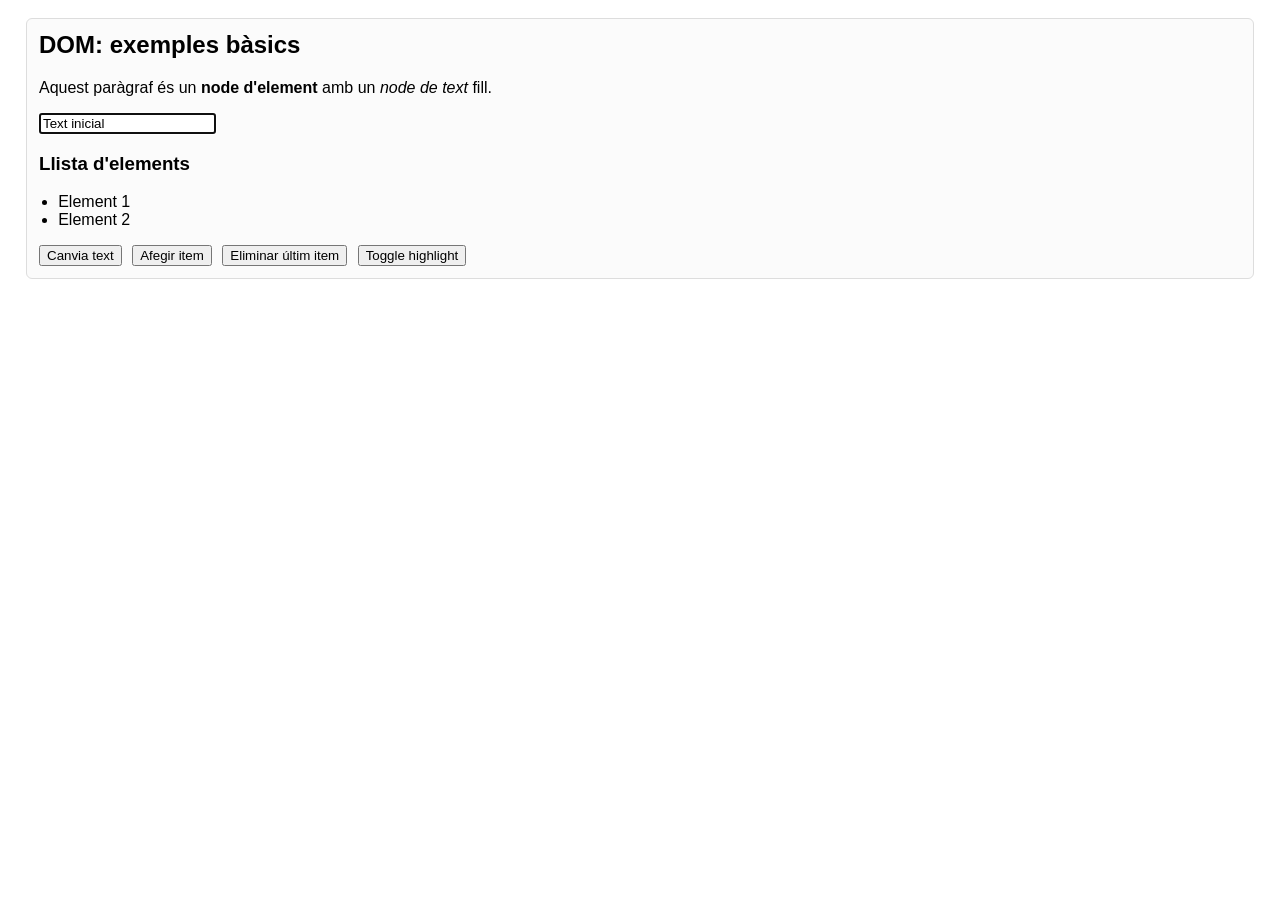
<file: index.html>
<!DOCTYPE html>
<html lang="es">  
<head>    
    <title>JS</title>    
    <meta charset="UTF-8">
    <link href="estilos.css" rel="stylesheet">

    <script src="JS/script.js"></script> 
    <script src="JS/scriptDOM.js"></script> 

</head>  
<body>    

</body>  
</html>
</file>
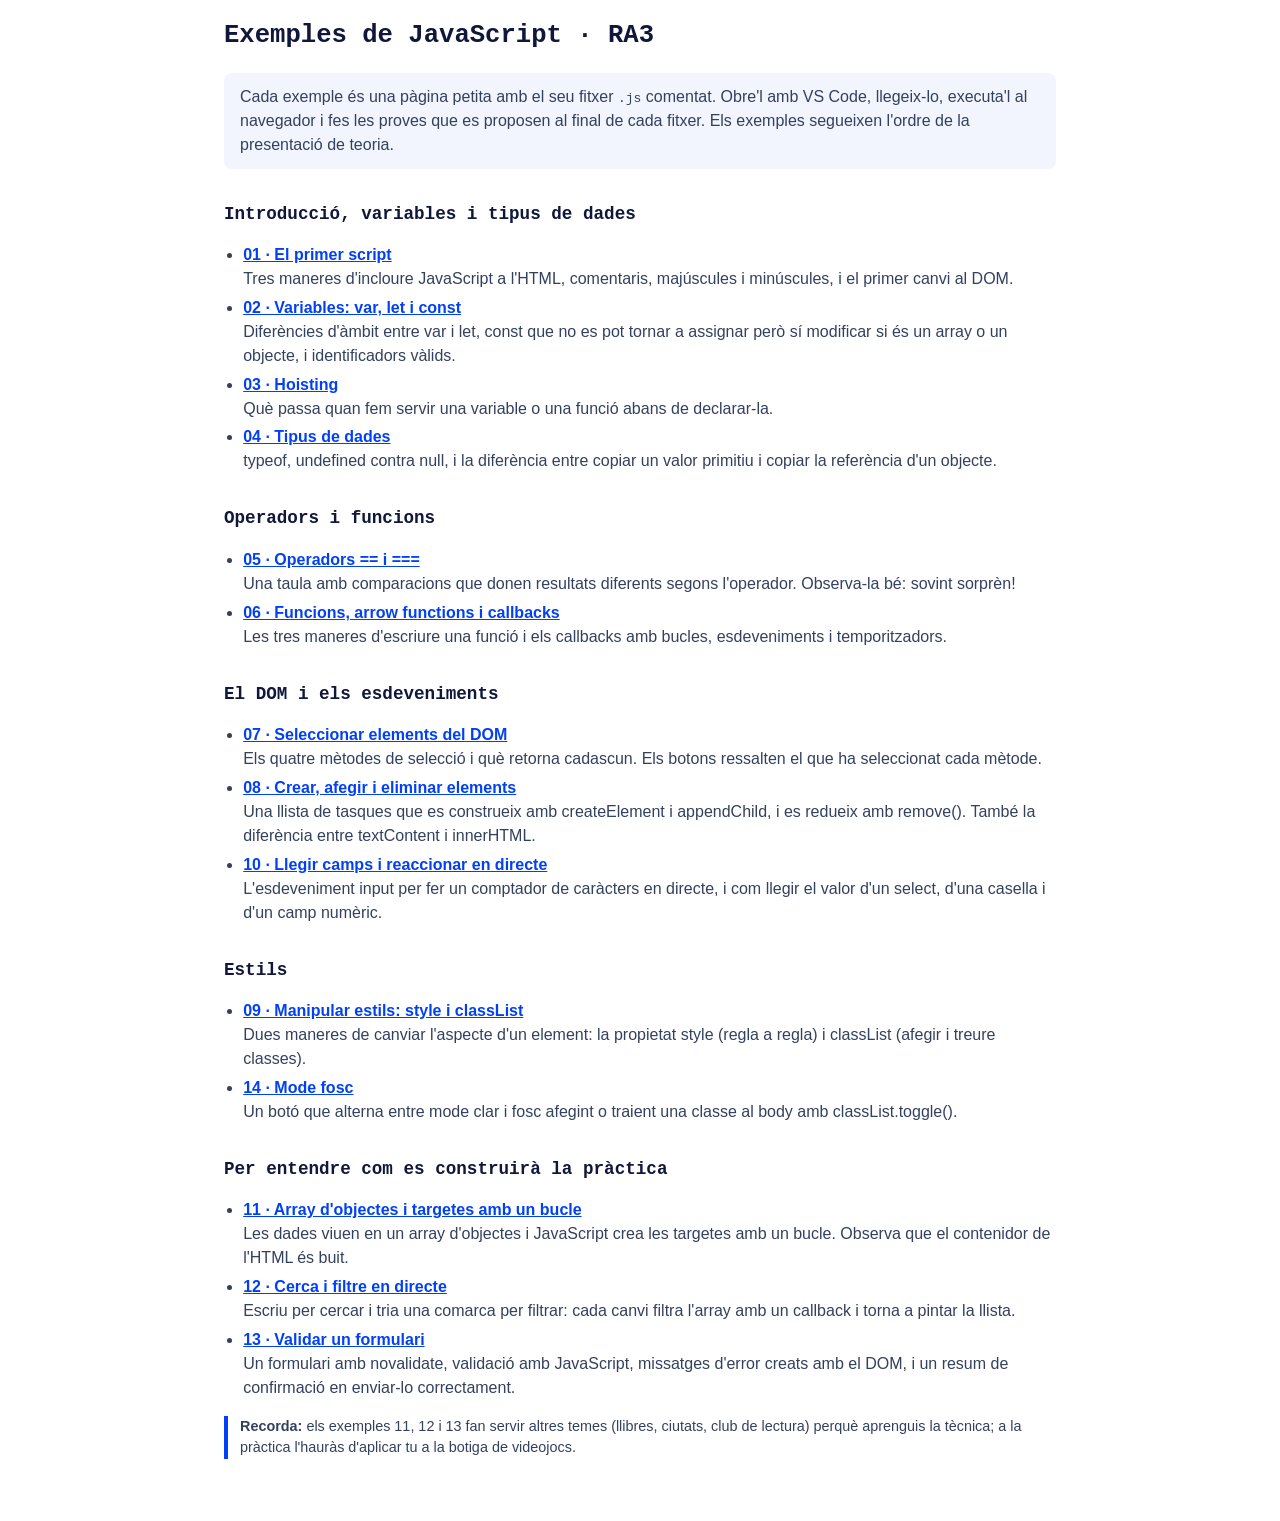
<file: exemples_javascript/index.html>
<!DOCTYPE html>
<html lang="ca">
<head>
  <meta charset="UTF-8">
  <meta name="viewport" content="width=device-width, initial-scale=1">
  <title>Exemples de JavaScript — RA3</title>
  <link rel="stylesheet" href="css/exemples.css">
</head>
<body>
  <main>
    <h1>Exemples de JavaScript · RA3</h1>
    <p class="resum">Cada exemple és una pàgina petita amb el seu fitxer <code>.js</code> comentat. Obre'l amb VS Code, llegeix-lo, executa'l al navegador i fes les proves que es proposen al final de cada fitxer. Els exemples segueixen l'ordre de la presentació de teoria.</p>
    <h2>Introducció, variables i tipus de dades</h2>
    <ul class="llista">
      <li><a href="ex01_hola.html"><strong>01 · El primer script</strong></a><br>Tres maneres d'incloure JavaScript a l'HTML, comentaris, majúscules i minúscules, i el primer canvi al DOM.</li>
      <li><a href="ex02_variables.html"><strong>02 · Variables: var, let i const</strong></a><br>Diferències d'àmbit entre var i let, const que no es pot tornar a assignar però sí modificar si és un array o un objecte, i identificadors vàlids.</li>
      <li><a href="ex03_hoisting.html"><strong>03 · Hoisting</strong></a><br>Què passa quan fem servir una variable o una funció abans de declarar-la.</li>
      <li><a href="ex04_tipus.html"><strong>04 · Tipus de dades</strong></a><br>typeof, undefined contra null, i la diferència entre copiar un valor primitiu i copiar la referència d'un objecte.</li>
    </ul>
    <h2>Operadors i funcions</h2>
    <ul class="llista">
      <li><a href="ex05_comparar.html"><strong>05 · Operadors == i ===</strong></a><br>Una taula amb comparacions que donen resultats diferents segons l'operador. Observa-la bé: sovint sorprèn!</li>
      <li><a href="ex06_funcions.html"><strong>06 · Funcions, arrow functions i callbacks</strong></a><br>Les tres maneres d'escriure una funció i els callbacks amb bucles, esdeveniments i temporitzadors.</li>
    </ul>
    <h2>El DOM i els esdeveniments</h2>
    <ul class="llista">
      <li><a href="ex07_dom_seleccio.html"><strong>07 · Seleccionar elements del DOM</strong></a><br>Els quatre mètodes de selecció i què retorna cadascun. Els botons ressalten el que ha seleccionat cada mètode.</li>
      <li><a href="ex08_dom_crear.html"><strong>08 · Crear, afegir i eliminar elements</strong></a><br>Una llista de tasques que es construeix amb createElement i appendChild, i es redueix amb remove(). També la diferència entre textContent i innerHTML.</li>
      <li><a href="ex10_camps.html"><strong>10 · Llegir camps i reaccionar en directe</strong></a><br>L'esdeveniment input per fer un comptador de caràcters en directe, i com llegir el valor d'un select, d'una casella i d'un camp numèric.</li>
    </ul>
    <h2>Estils</h2>
    <ul class="llista">
      <li><a href="ex09_estils.html"><strong>09 · Manipular estils: style i classList</strong></a><br>Dues maneres de canviar l'aspecte d'un element: la propietat style (regla a regla) i classList (afegir i treure classes).</li>
      <li><a href="ex14_mode_fosc.html"><strong>14 · Mode fosc</strong></a><br>Un botó que alterna entre mode clar i fosc afegint o traient una classe al body amb classList.toggle().</li>
    </ul>
    <h2>Per entendre com es construirà la pràctica</h2>
    <ul class="llista">
      <li><a href="ex11_array_objectes.html"><strong>11 · Array d'objectes i targetes amb un bucle</strong></a><br>Les dades viuen en un array d'objectes i JavaScript crea les targetes amb un bucle. Observa que el contenidor de l'HTML és buit.</li>
      <li><a href="ex12_filtrar.html"><strong>12 · Cerca i filtre en directe</strong></a><br>Escriu per cercar i tria una comarca per filtrar: cada canvi filtra l'array amb un callback i torna a pintar la llista.</li>
      <li><a href="ex13_formulari.html"><strong>13 · Validar un formulari</strong></a><br>Un formulari amb novalidate, validació amb JavaScript, missatges d'error creats amb el DOM, i un resum de confirmació en enviar-lo correctament.</li>
    </ul>

    <p class="pista"><strong>Recorda:</strong> els exemples 11, 12 i 13 fan servir altres temes (llibres, ciutats, club de lectura) perquè aprenguis la tècnica; a la pràctica l'hauràs d'aplicar tu a la botiga de videojocs.</p>
  </main>
</body>
</html>
</file>
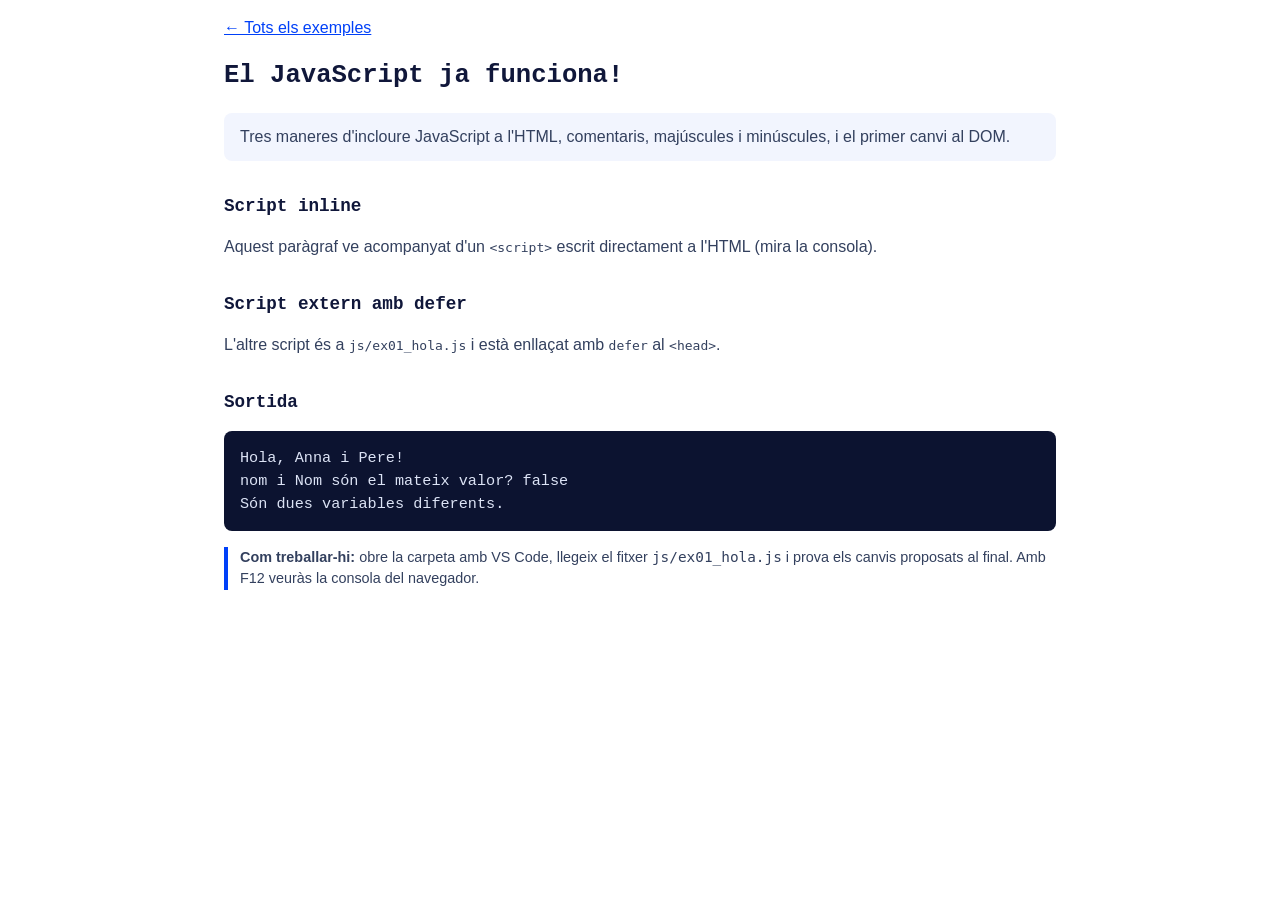
<file: exemples_javascript/ex01_hola.html>
<!DOCTYPE html>
<html lang="ca">
<head>
  <meta charset="UTF-8">
  <meta name="viewport" content="width=device-width, initial-scale=1">
  <title>01 · El primer script — Exemples de JavaScript</title>
  <link rel="stylesheet" href="css/exemples.css">
  <script src="js/utils.js" defer></script>
  <script src="js/ex01_hola.js" defer></script>
</head>
<body>
  <header><a href="index.html">← Tots els exemples</a></header>
  <main>
    <h1 id="titol">01 · El primer script</h1>
    <p class="resum">Tres maneres d'incloure JavaScript a l'HTML, comentaris, majúscules i minúscules, i el primer canvi al DOM.</p>
    <h2>Script inline</h2>
    <p>Aquest paràgraf ve acompanyat d'un <code>&lt;script&gt;</code> escrit directament a l'HTML (mira la consola).</p>
    <script>console.log("Aquest és un script inline, escrit dins de l'HTML.");</script>
    <h2>Script extern amb defer</h2>
    <p>L'altre script és a <code>js/ex01_hola.js</code> i està enllaçat amb <code>defer</code> al <code>&lt;head&gt;</code>.</p>
    <h2>Sortida</h2>
    <pre id="sortida" class="sortida"></pre>
    <p class="pista"><strong>Com treballar-hi:</strong> obre la carpeta amb VS Code, llegeix el fitxer <code>js/ex01_hola.js</code> i prova els canvis proposats al final. Amb F12 veuràs la consola del navegador.</p>
  </main>
</body>
</html>
</file>
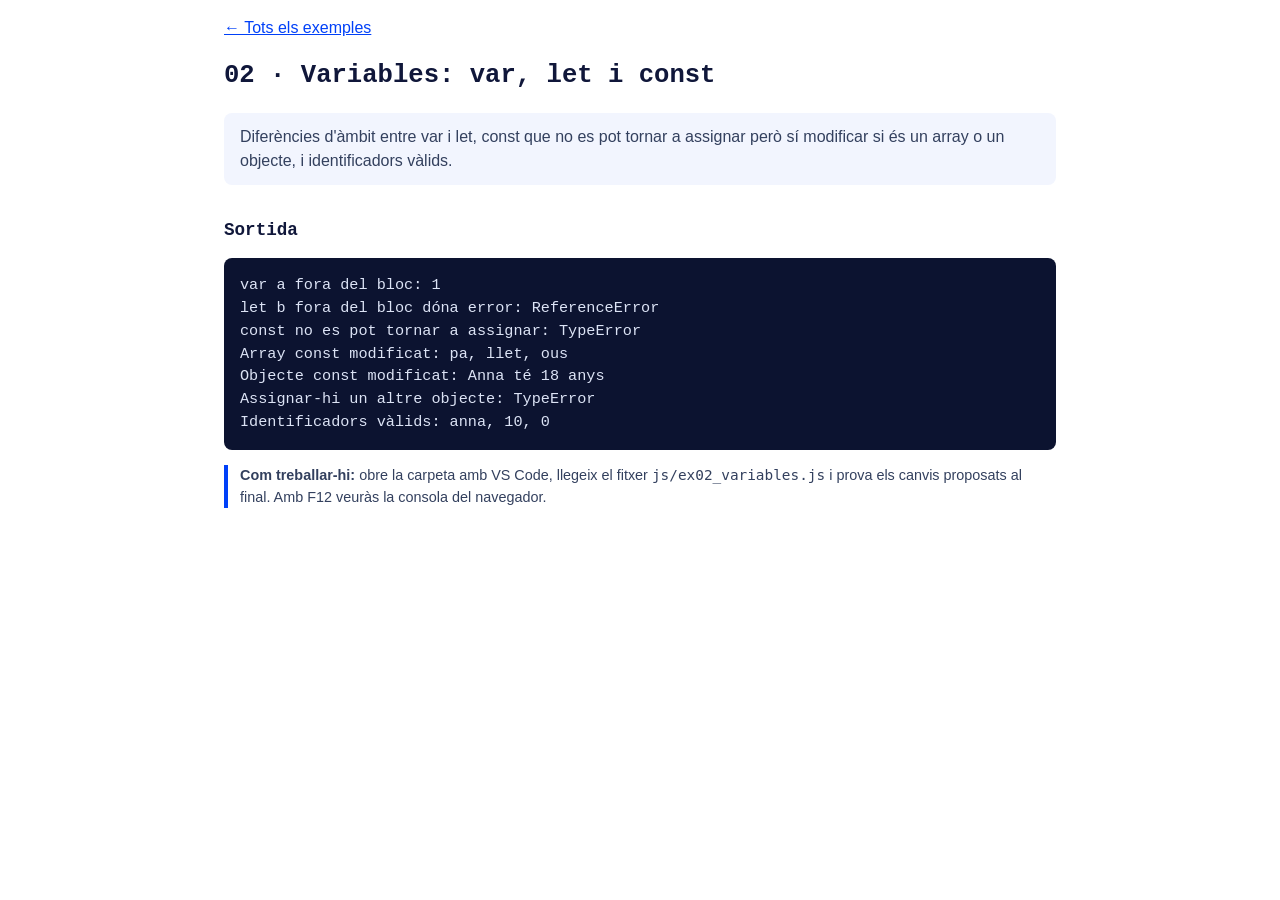
<file: exemples_javascript/ex02_variables.html>
<!DOCTYPE html>
<html lang="ca">
<head>
  <meta charset="UTF-8">
  <meta name="viewport" content="width=device-width, initial-scale=1">
  <title>02 · Variables: var, let i const — Exemples de JavaScript</title>
  <link rel="stylesheet" href="css/exemples.css">
  <script src="js/utils.js" defer></script>
  <script src="js/ex02_variables.js" defer></script>
</head>
<body>
  <header><a href="index.html">← Tots els exemples</a></header>
  <main>
    <h1 id="titol">02 · Variables: var, let i const</h1>
    <p class="resum">Diferències d'àmbit entre var i let, const que no es pot tornar a assignar però sí modificar si és un array o un objecte, i identificadors vàlids.</p>

    <h2>Sortida</h2>
    <pre id="sortida" class="sortida"></pre>
    <p class="pista"><strong>Com treballar-hi:</strong> obre la carpeta amb VS Code, llegeix el fitxer <code>js/ex02_variables.js</code> i prova els canvis proposats al final. Amb F12 veuràs la consola del navegador.</p>
  </main>
</body>
</html>
</file>
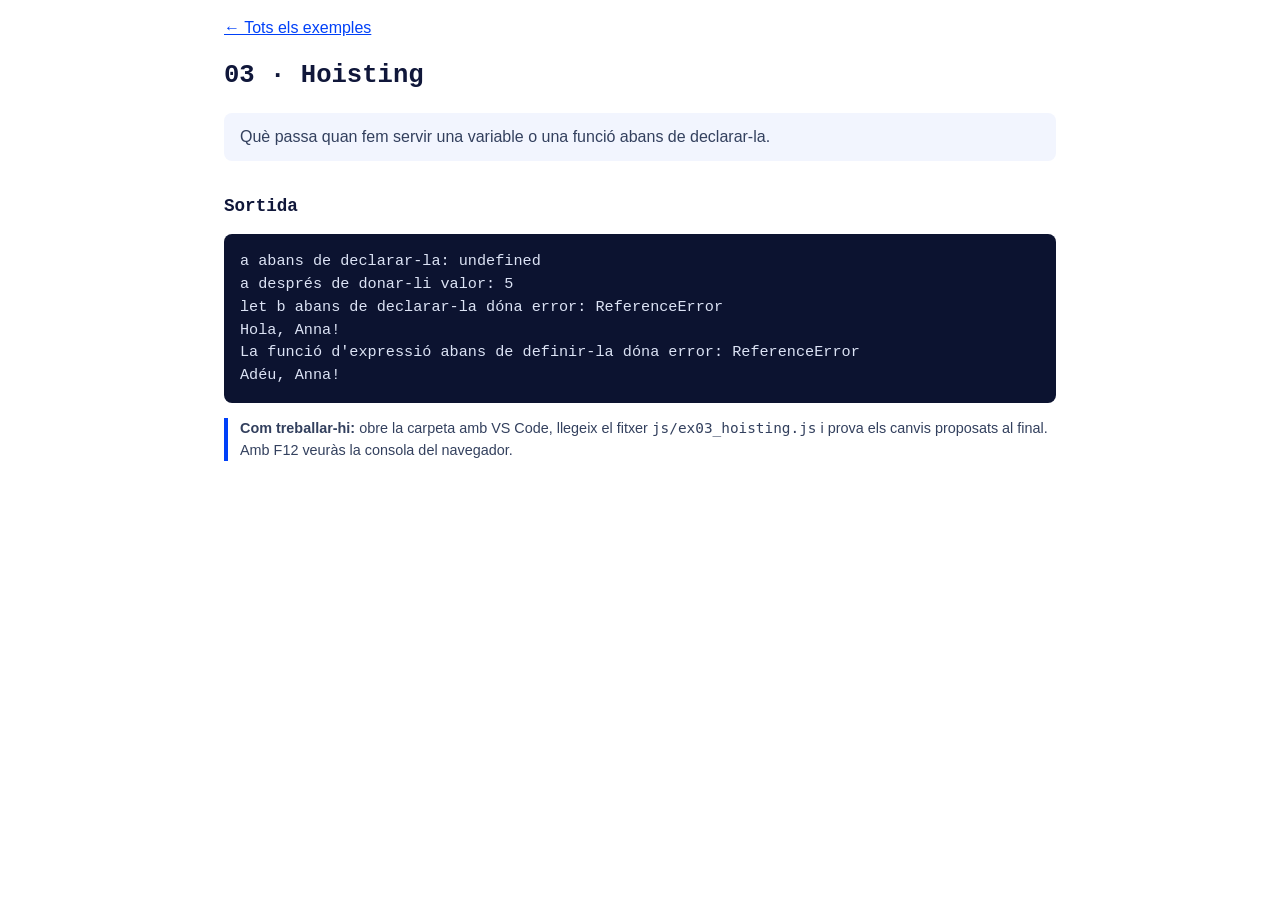
<file: exemples_javascript/ex03_hoisting.html>
<!DOCTYPE html>
<html lang="ca">
<head>
  <meta charset="UTF-8">
  <meta name="viewport" content="width=device-width, initial-scale=1">
  <title>03 · Hoisting — Exemples de JavaScript</title>
  <link rel="stylesheet" href="css/exemples.css">
  <script src="js/utils.js" defer></script>
  <script src="js/ex03_hoisting.js" defer></script>
</head>
<body>
  <header><a href="index.html">← Tots els exemples</a></header>
  <main>
    <h1 id="titol">03 · Hoisting</h1>
    <p class="resum">Què passa quan fem servir una variable o una funció abans de declarar-la.</p>

    <h2>Sortida</h2>
    <pre id="sortida" class="sortida"></pre>
    <p class="pista"><strong>Com treballar-hi:</strong> obre la carpeta amb VS Code, llegeix el fitxer <code>js/ex03_hoisting.js</code> i prova els canvis proposats al final. Amb F12 veuràs la consola del navegador.</p>
  </main>
</body>
</html>
</file>
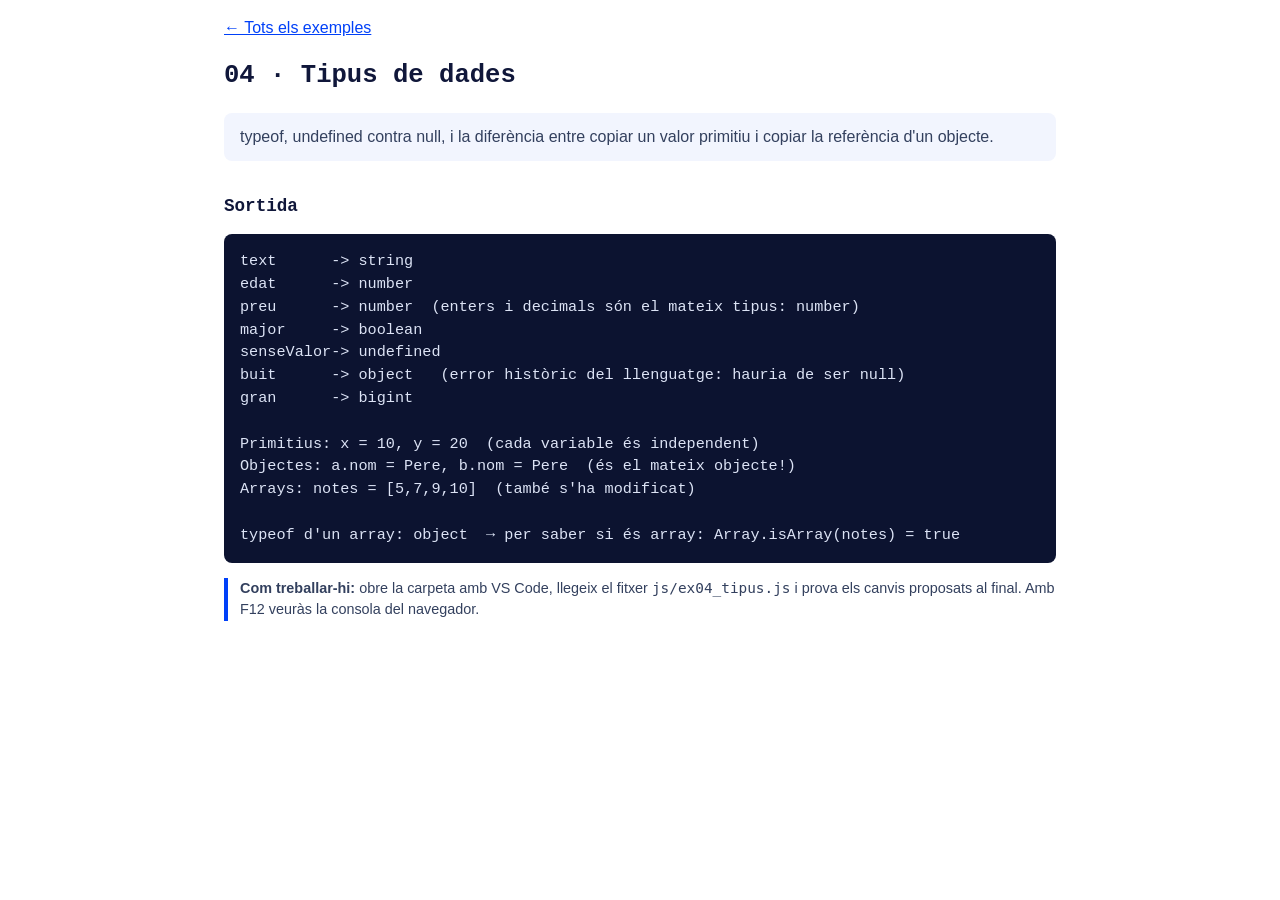
<file: exemples_javascript/ex04_tipus.html>
<!DOCTYPE html>
<html lang="ca">
<head>
  <meta charset="UTF-8">
  <meta name="viewport" content="width=device-width, initial-scale=1">
  <title>04 · Tipus de dades — Exemples de JavaScript</title>
  <link rel="stylesheet" href="css/exemples.css">
  <script src="js/utils.js" defer></script>
  <script src="js/ex04_tipus.js" defer></script>
</head>
<body>
  <header><a href="index.html">← Tots els exemples</a></header>
  <main>
    <h1 id="titol">04 · Tipus de dades</h1>
    <p class="resum">typeof, undefined contra null, i la diferència entre copiar un valor primitiu i copiar la referència d'un objecte.</p>

    <h2>Sortida</h2>
    <pre id="sortida" class="sortida"></pre>
    <p class="pista"><strong>Com treballar-hi:</strong> obre la carpeta amb VS Code, llegeix el fitxer <code>js/ex04_tipus.js</code> i prova els canvis proposats al final. Amb F12 veuràs la consola del navegador.</p>
  </main>
</body>
</html>
</file>
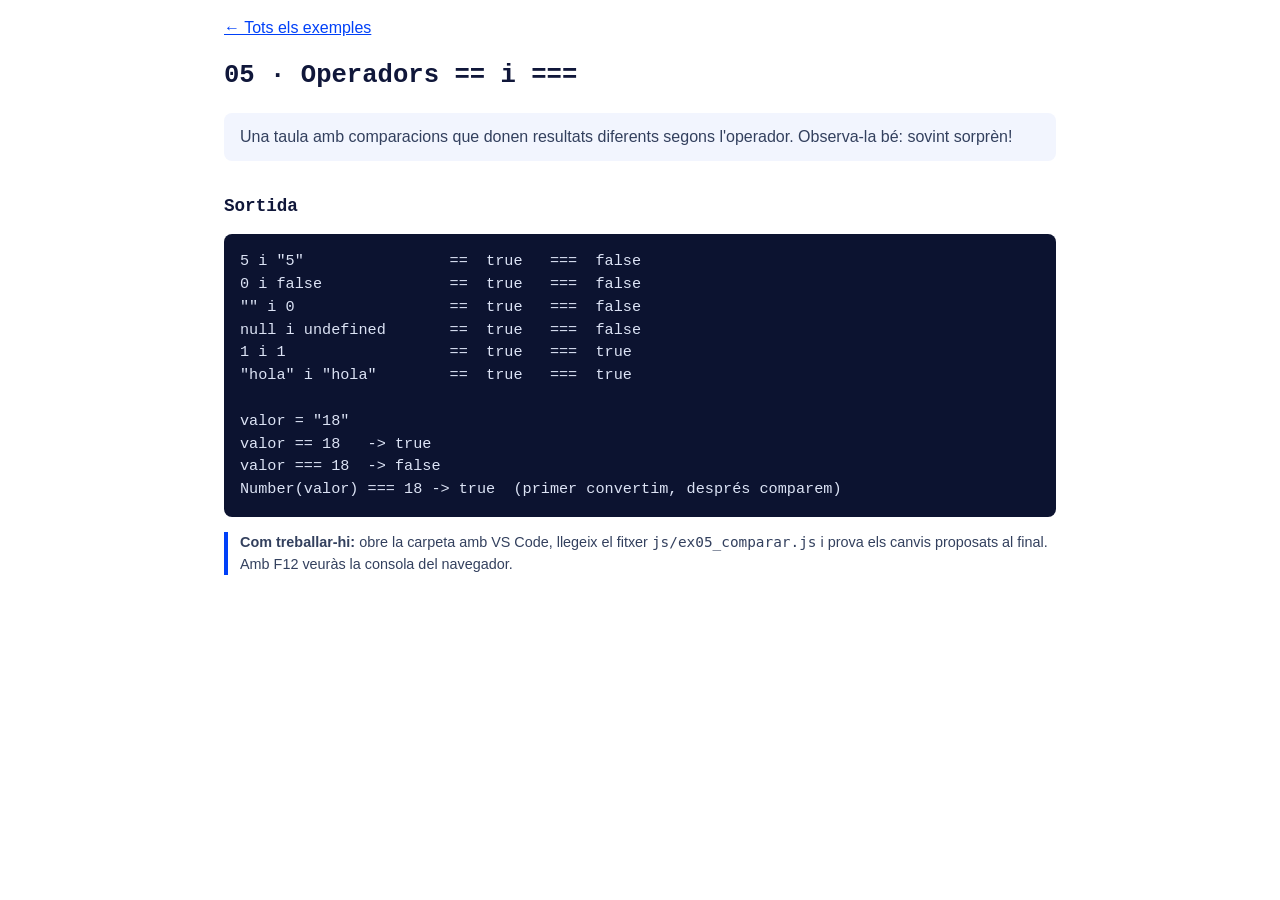
<file: exemples_javascript/ex05_comparar.html>
<!DOCTYPE html>
<html lang="ca">
<head>
  <meta charset="UTF-8">
  <meta name="viewport" content="width=device-width, initial-scale=1">
  <title>05 · Operadors == i === — Exemples de JavaScript</title>
  <link rel="stylesheet" href="css/exemples.css">
  <script src="js/utils.js" defer></script>
  <script src="js/ex05_comparar.js" defer></script>
</head>
<body>
  <header><a href="index.html">← Tots els exemples</a></header>
  <main>
    <h1 id="titol">05 · Operadors == i ===</h1>
    <p class="resum">Una taula amb comparacions que donen resultats diferents segons l'operador. Observa-la bé: sovint sorprèn!</p>

    <h2>Sortida</h2>
    <pre id="sortida" class="sortida"></pre>
    <p class="pista"><strong>Com treballar-hi:</strong> obre la carpeta amb VS Code, llegeix el fitxer <code>js/ex05_comparar.js</code> i prova els canvis proposats al final. Amb F12 veuràs la consola del navegador.</p>
  </main>
</body>
</html>
</file>
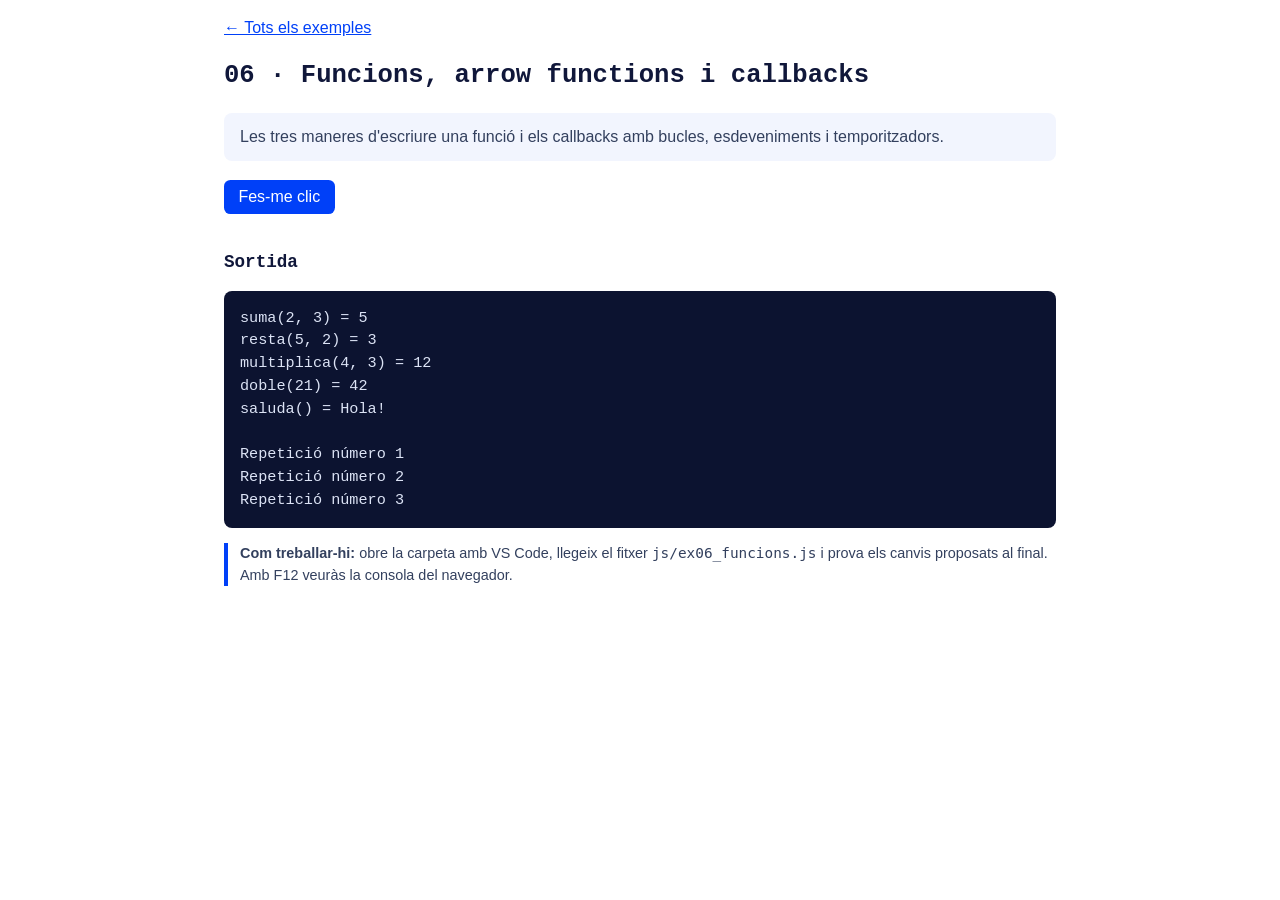
<file: exemples_javascript/ex06_funcions.html>
<!DOCTYPE html>
<html lang="ca">
<head>
  <meta charset="UTF-8">
  <meta name="viewport" content="width=device-width, initial-scale=1">
  <title>06 · Funcions, arrow functions i callbacks — Exemples de JavaScript</title>
  <link rel="stylesheet" href="css/exemples.css">
  <script src="js/utils.js" defer></script>
  <script src="js/ex06_funcions.js" defer></script>
</head>
<body>
  <header><a href="index.html">← Tots els exemples</a></header>
  <main>
    <h1 id="titol">06 · Funcions, arrow functions i callbacks</h1>
    <p class="resum">Les tres maneres d'escriure una funció i els callbacks amb bucles, esdeveniments i temporitzadors.</p>
    <button id="boto">Fes-me clic</button>
    <h2>Sortida</h2>
    <pre id="sortida" class="sortida"></pre>
    <p class="pista"><strong>Com treballar-hi:</strong> obre la carpeta amb VS Code, llegeix el fitxer <code>js/ex06_funcions.js</code> i prova els canvis proposats al final. Amb F12 veuràs la consola del navegador.</p>
  </main>
</body>
</html>
</file>
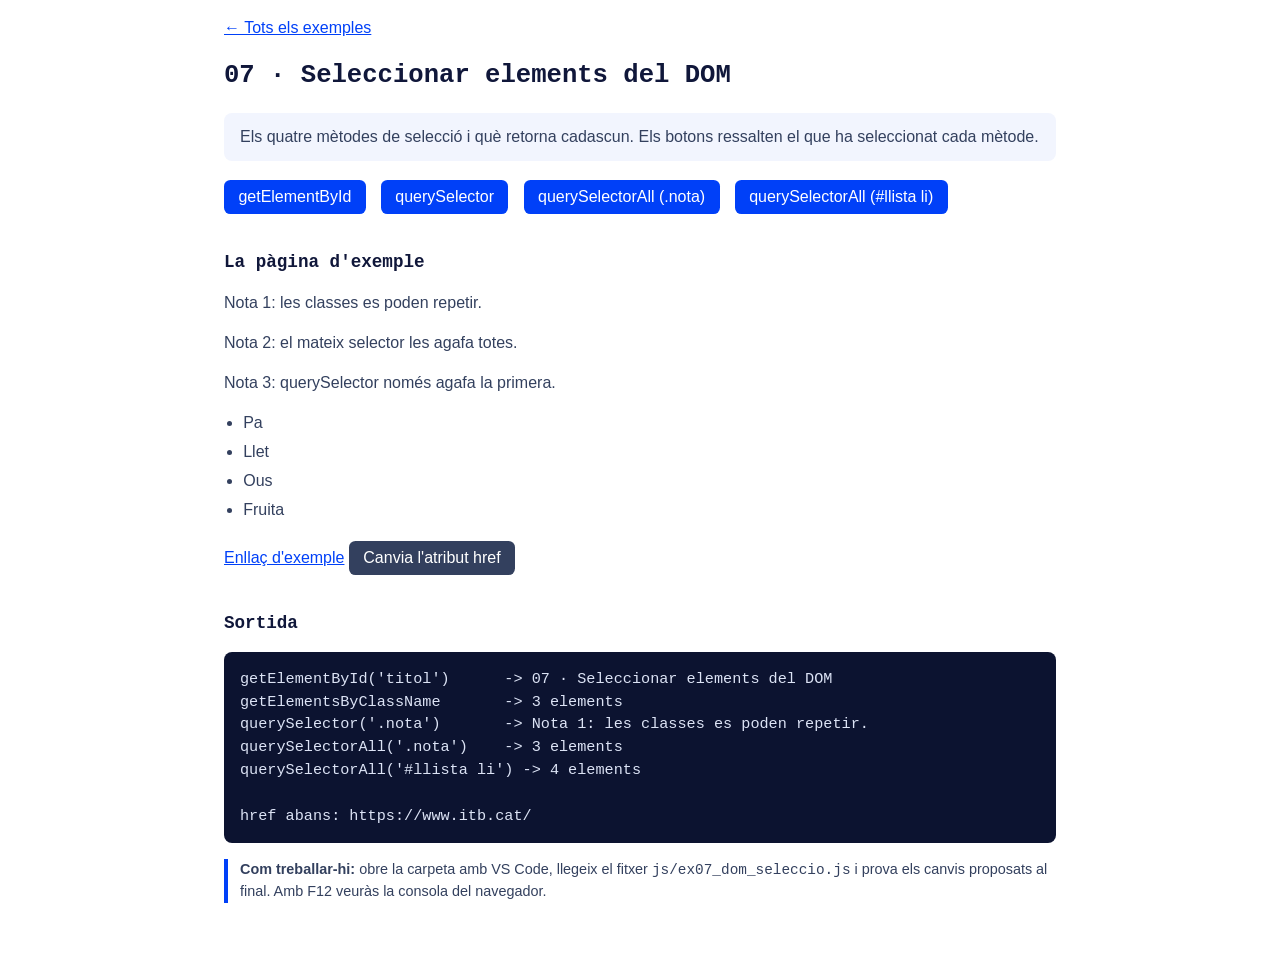
<file: exemples_javascript/ex07_dom_seleccio.html>
<!DOCTYPE html>
<html lang="ca">
<head>
  <meta charset="UTF-8">
  <meta name="viewport" content="width=device-width, initial-scale=1">
  <title>07 · Seleccionar elements del DOM — Exemples de JavaScript</title>
  <link rel="stylesheet" href="css/exemples.css">
  <script src="js/utils.js" defer></script>
  <script src="js/ex07_dom_seleccio.js" defer></script>
</head>
<body>
  <header><a href="index.html">← Tots els exemples</a></header>
  <main>
    <h1 id="titol">07 · Seleccionar elements del DOM</h1>
    <p class="resum">Els quatre mètodes de selecció i què retorna cadascun. Els botons ressalten el que ha seleccionat cada mètode.</p>
    <div class="fila">
      <button id="btn-id">getElementById</button>
      <button id="btn-primera">querySelector</button>
      <button id="btn-totes">querySelectorAll (.nota)</button>
      <button id="btn-llista">querySelectorAll (#llista li)</button>
    </div>
    <h2>La pàgina d'exemple</h2>
    <p class="nota">Nota 1: les classes es poden repetir.</p>
    <p class="nota">Nota 2: el mateix selector les agafa totes.</p>
    <p class="nota">Nota 3: querySelector només agafa la primera.</p>
    <ul class="llista" id="llista">
      <li>Pa</li><li>Llet</li><li>Ous</li><li>Fruita</li>
    </ul>
    <p><a id="enllac" href="https://www.itb.cat/">Enllaç d'exemple</a> <button id="btn-href" class="secundari">Canvia l'atribut href</button></p>
    <h2>Sortida</h2>
    <pre id="sortida" class="sortida"></pre>
    <p class="pista"><strong>Com treballar-hi:</strong> obre la carpeta amb VS Code, llegeix el fitxer <code>js/ex07_dom_seleccio.js</code> i prova els canvis proposats al final. Amb F12 veuràs la consola del navegador.</p>
  </main>
</body>
</html>
</file>
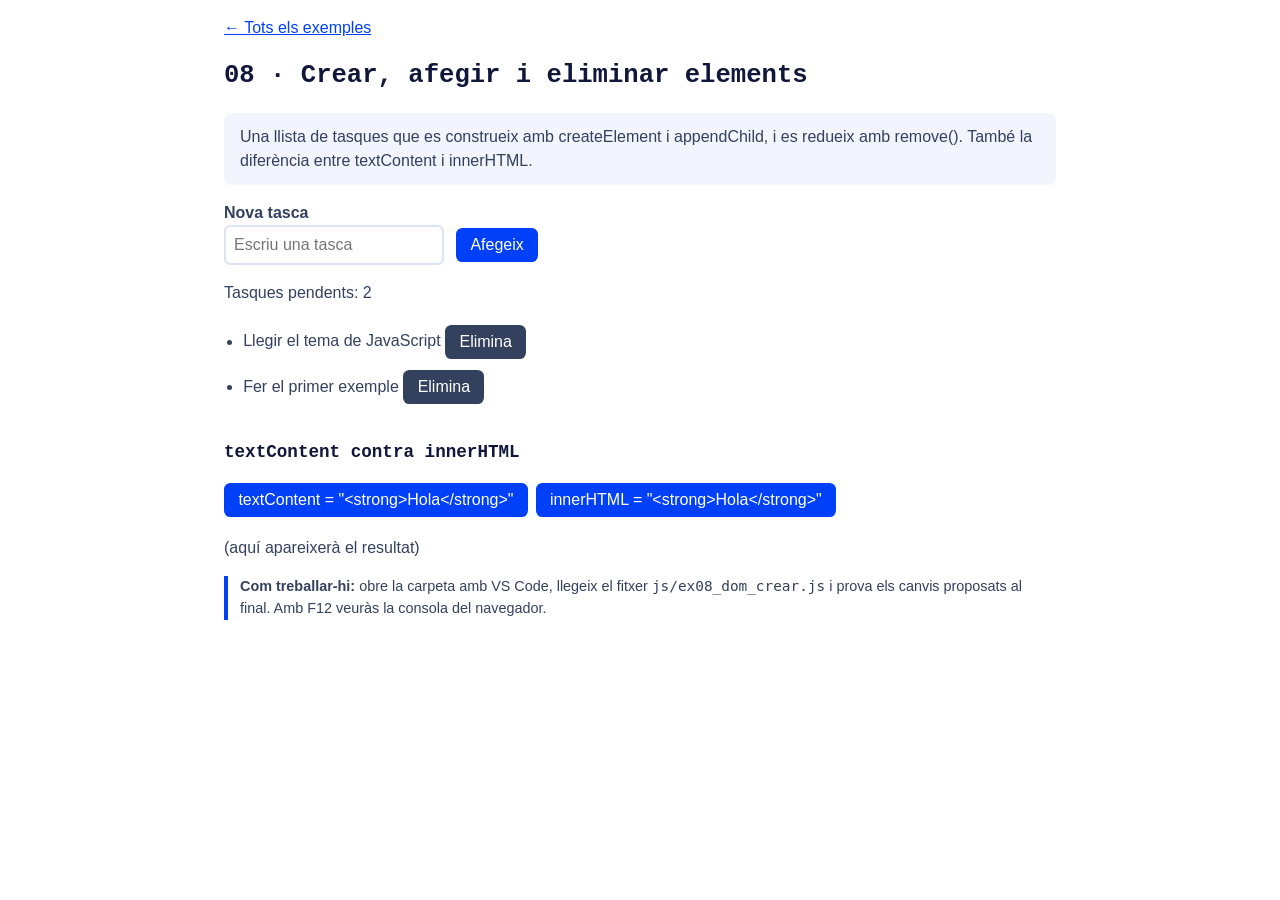
<file: exemples_javascript/ex08_dom_crear.html>
<!DOCTYPE html>
<html lang="ca">
<head>
  <meta charset="UTF-8">
  <meta name="viewport" content="width=device-width, initial-scale=1">
  <title>08 · Crear, afegir i eliminar elements — Exemples de JavaScript</title>
  <link rel="stylesheet" href="css/exemples.css">
  <script src="js/ex08_dom_crear.js" defer></script>
</head>
<body>
  <header><a href="index.html">← Tots els exemples</a></header>
  <main>
    <h1 id="titol">08 · Crear, afegir i eliminar elements</h1>
    <p class="resum">Una llista de tasques que es construeix amb createElement i appendChild, i es redueix amb remove(). També la diferència entre textContent i innerHTML.</p>
    <form id="formulari-tasques">
      <label for="tasca">Nova tasca</label>
      <div class="fila">
        <input type="text" id="tasca" autocomplete="off" placeholder="Escriu una tasca">
        <button type="submit">Afegeix</button>
      </div>
    </form>
    <p id="comptador"></p>
    <ul class="llista" id="llista-tasques"></ul>
    <h2>textContent contra innerHTML</h2>
    <button id="btn-text">textContent = "&lt;strong&gt;Hola&lt;/strong&gt;"</button>
    <button id="btn-html">innerHTML = "&lt;strong&gt;Hola&lt;/strong&gt;"</button>
    <p id="prova">(aquí apareixerà el resultat)</p>
    <p class="pista"><strong>Com treballar-hi:</strong> obre la carpeta amb VS Code, llegeix el fitxer <code>js/ex08_dom_crear.js</code> i prova els canvis proposats al final. Amb F12 veuràs la consola del navegador.</p>
  </main>
</body>
</html>
</file>
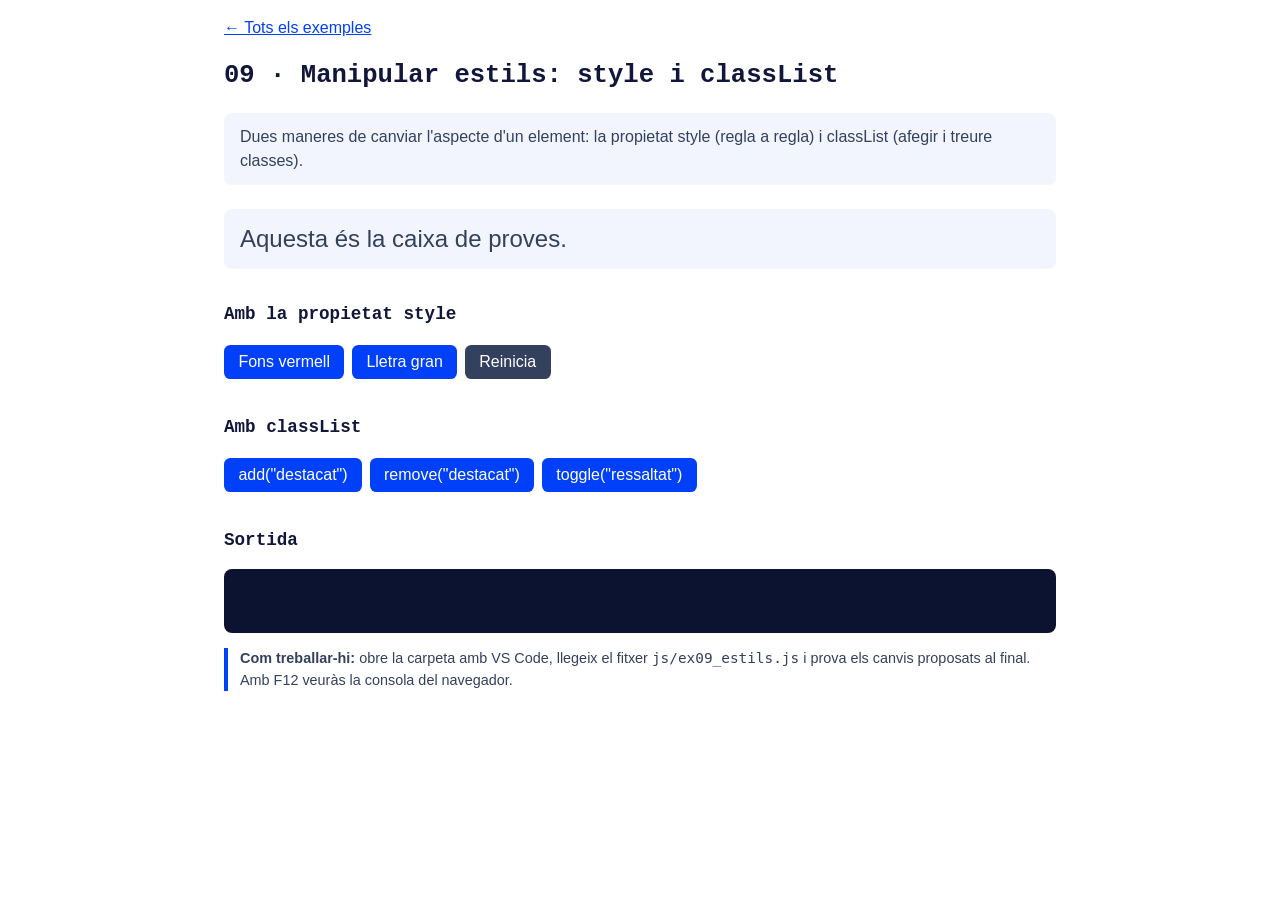
<file: exemples_javascript/ex09_estils.html>
<!DOCTYPE html>
<html lang="ca">
<head>
  <meta charset="UTF-8">
  <meta name="viewport" content="width=device-width, initial-scale=1">
  <title>09 · Manipular estils: style i classList — Exemples de JavaScript</title>
  <link rel="stylesheet" href="css/exemples.css">
  <script src="js/utils.js" defer></script>
  <script src="js/ex09_estils.js" defer></script>
</head>
<body>
  <header><a href="index.html">← Tots els exemples</a></header>
  <main>
    <h1 id="titol">09 · Manipular estils: style i classList</h1>
    <p class="resum">Dues maneres de canviar l'aspecte d'un element: la propietat style (regla a regla) i classList (afegir i treure classes).</p>
    <p id="caixa" class="resum gran">Aquesta és la caixa de proves.</p>
    <h2>Amb la propietat style</h2>
    <button id="btn-vermell">Fons vermell</button>
    <button id="btn-mida">Lletra gran</button>
    <button id="btn-reinicia-style" class="secundari">Reinicia</button>
    <h2>Amb classList</h2>
    <button id="btn-add">add("destacat")</button>
    <button id="btn-remove">remove("destacat")</button>
    <button id="btn-toggle">toggle("ressaltat")</button>
    <h2>Sortida</h2>
    <pre id="sortida" class="sortida"></pre>
    <p class="pista"><strong>Com treballar-hi:</strong> obre la carpeta amb VS Code, llegeix el fitxer <code>js/ex09_estils.js</code> i prova els canvis proposats al final. Amb F12 veuràs la consola del navegador.</p>
  </main>
</body>
</html>
</file>
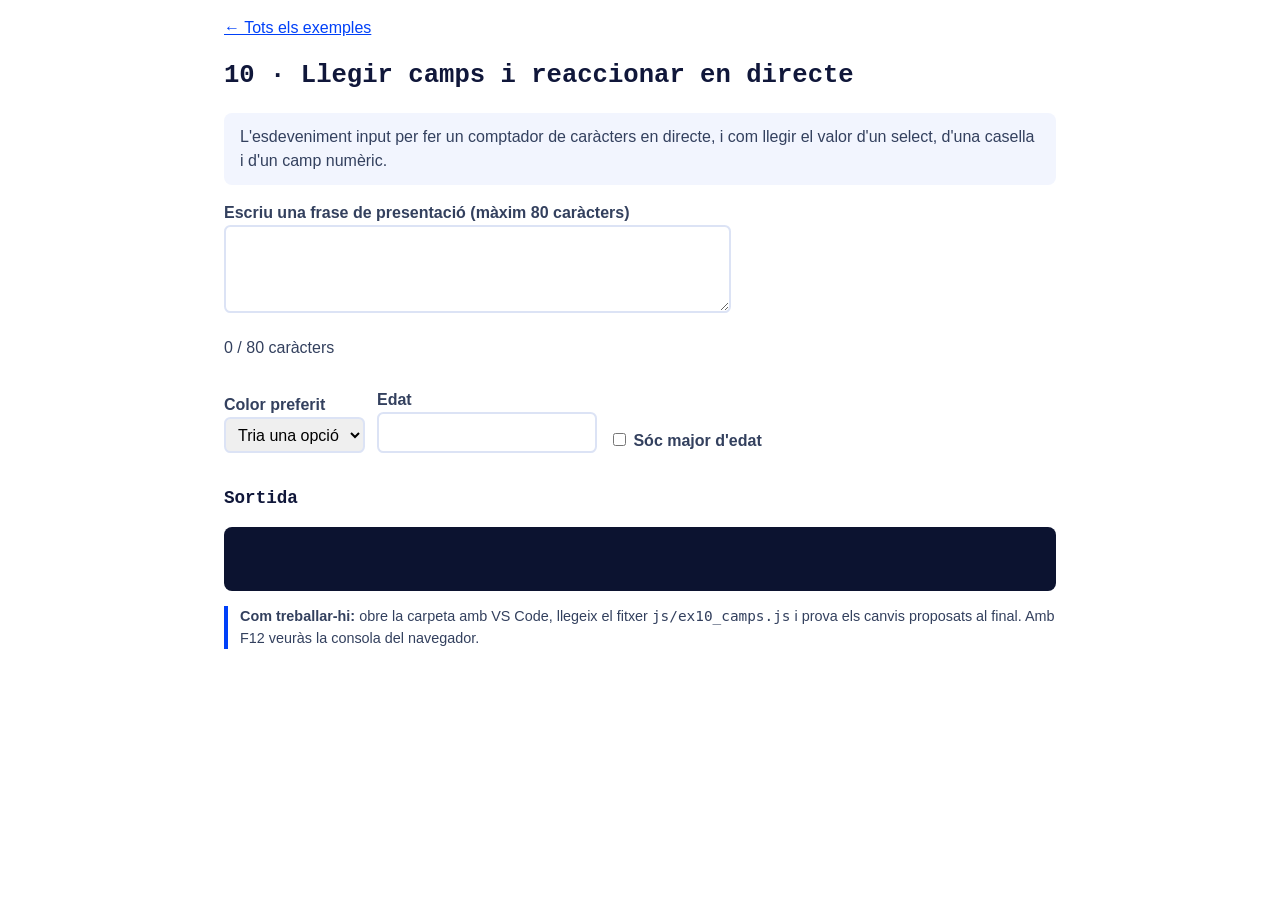
<file: exemples_javascript/ex10_camps.html>
<!DOCTYPE html>
<html lang="ca">
<head>
  <meta charset="UTF-8">
  <meta name="viewport" content="width=device-width, initial-scale=1">
  <title>10 · Llegir camps i reaccionar en directe — Exemples de JavaScript</title>
  <link rel="stylesheet" href="css/exemples.css">
  <script src="js/utils.js" defer></script>
  <script src="js/ex10_camps.js" defer></script>
</head>
<body>
  <header><a href="index.html">← Tots els exemples</a></header>
  <main>
    <h1 id="titol">10 · Llegir camps i reaccionar en directe</h1>
    <p class="resum">L'esdeveniment input per fer un comptador de caràcters en directe, i com llegir el valor d'un select, d'una casella i d'un camp numèric.</p>
    <label for="frase">Escriu una frase de presentació (màxim 80 caràcters)</label>
    <textarea id="frase" rows="3" cols="50"></textarea>
    <p id="comptador-frase"></p>
    <div class="fila">
      <div>
        <label for="color">Color preferit</label>
        <select id="color">
          <option value="">Tria una opció</option>
          <option value="vermell">vermell</option>
          <option value="verd">verd</option>
          <option value="blau">blau</option>
        </select>
      </div>
      <div>
        <label for="edat">Edat</label>
        <input type="number" id="edat">
      </div>
      <div>
        <label for="major"><input type="checkbox" id="major"> Sóc major d'edat</label>
      </div>
    </div>
    <h2>Sortida</h2>
    <pre id="sortida" class="sortida"></pre>
    <p class="pista"><strong>Com treballar-hi:</strong> obre la carpeta amb VS Code, llegeix el fitxer <code>js/ex10_camps.js</code> i prova els canvis proposats al final. Amb F12 veuràs la consola del navegador.</p>
  </main>
</body>
</html>
</file>
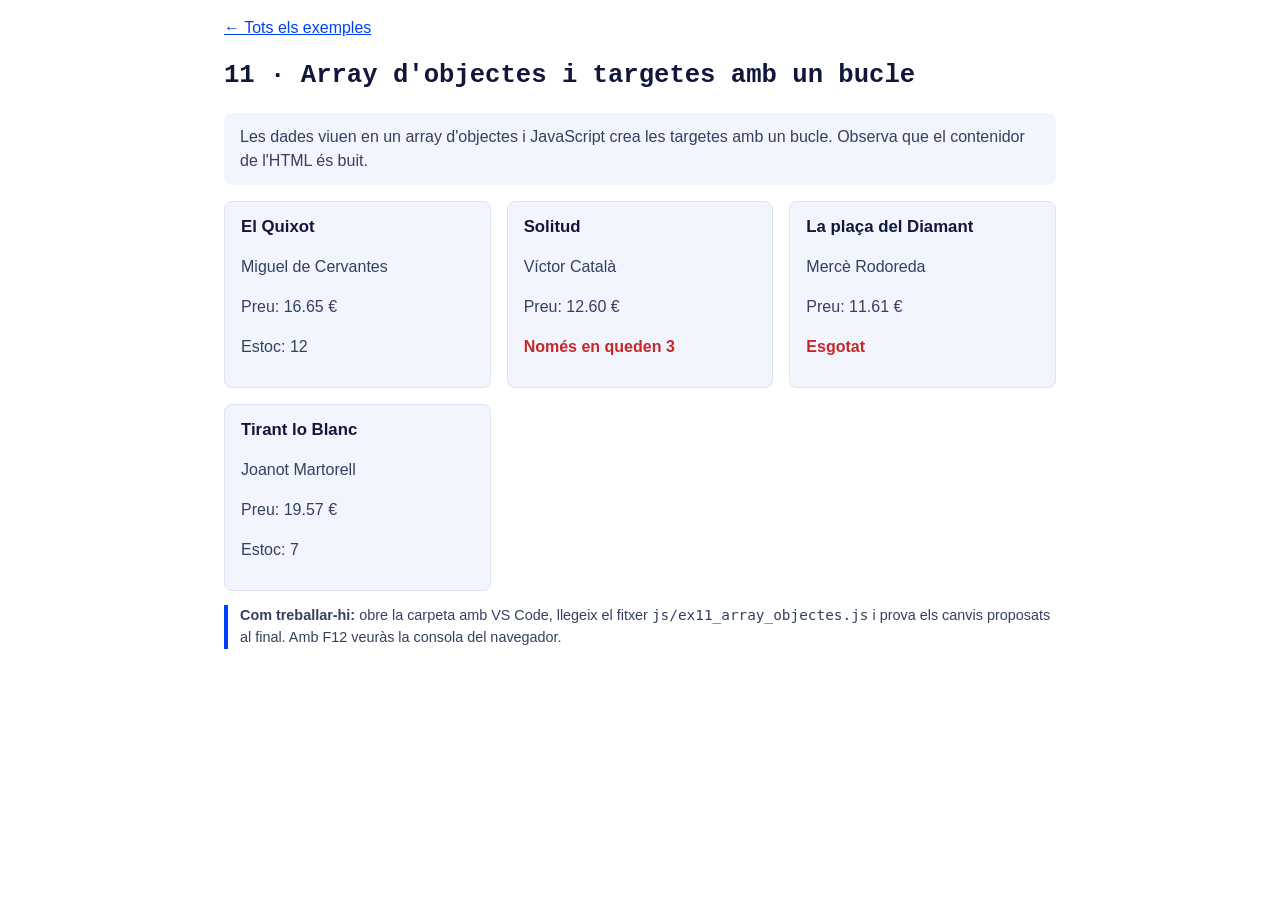
<file: exemples_javascript/ex11_array_objectes.html>
<!DOCTYPE html>
<html lang="ca">
<head>
  <meta charset="UTF-8">
  <meta name="viewport" content="width=device-width, initial-scale=1">
  <title>11 · Array d'objectes i targetes amb un bucle — Exemples de JavaScript</title>
  <link rel="stylesheet" href="css/exemples.css">
  <script src="js/ex11_array_objectes.js" defer></script>
</head>
<body>
  <header><a href="index.html">← Tots els exemples</a></header>
  <main>
    <h1 id="titol">11 · Array d'objectes i targetes amb un bucle</h1>
    <p class="resum">Les dades viuen en un array d'objectes i JavaScript crea les targetes amb un bucle. Observa que el contenidor de l'HTML és buit.</p>
    <section id="cataleg" class="targetes"></section>
    <p class="pista"><strong>Com treballar-hi:</strong> obre la carpeta amb VS Code, llegeix el fitxer <code>js/ex11_array_objectes.js</code> i prova els canvis proposats al final. Amb F12 veuràs la consola del navegador.</p>
  </main>
</body>
</html>
</file>
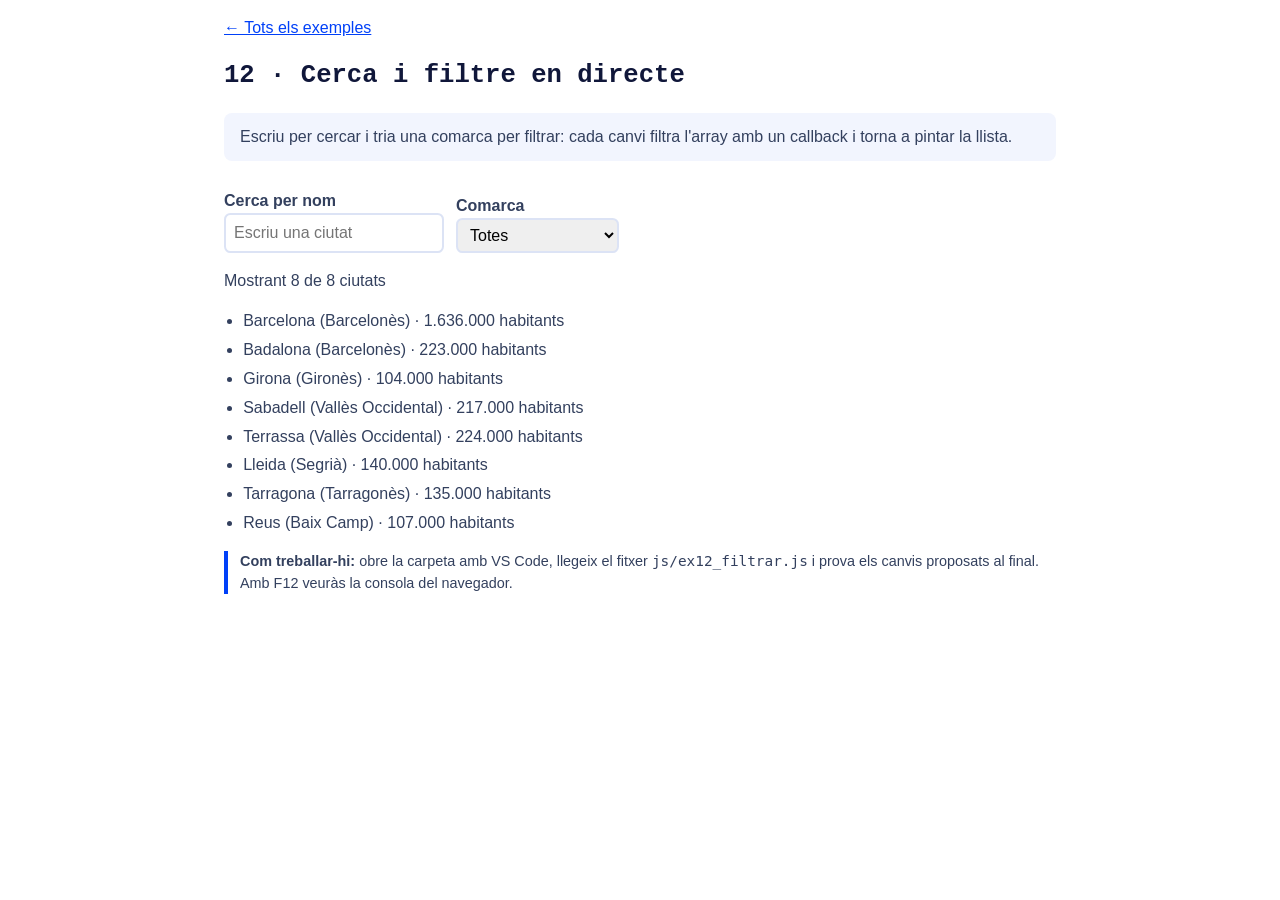
<file: exemples_javascript/ex12_filtrar.html>
<!DOCTYPE html>
<html lang="ca">
<head>
  <meta charset="UTF-8">
  <meta name="viewport" content="width=device-width, initial-scale=1">
  <title>12 · Cerca i filtre en directe — Exemples de JavaScript</title>
  <link rel="stylesheet" href="css/exemples.css">
  <script src="js/ex12_filtrar.js" defer></script>
</head>
<body>
  <header><a href="index.html">← Tots els exemples</a></header>
  <main>
    <h1 id="titol">12 · Cerca i filtre en directe</h1>
    <p class="resum">Escriu per cercar i tria una comarca per filtrar: cada canvi filtra l'array amb un callback i torna a pintar la llista.</p>
    <div class="fila">
      <div>
        <label for="cerca">Cerca per nom</label>
        <input type="search" id="cerca" placeholder="Escriu una ciutat">
      </div>
      <div>
        <label for="comarca">Comarca</label>
        <select id="comarca">
          <option value="">Totes</option>
          <option>Barcelonès</option>
          <option>Gironès</option>
          <option>Vallès Occidental</option>
          <option>Segrià</option>
          <option>Tarragonès</option>
          <option>Baix Camp</option>
        </select>
      </div>
    </div>
    <p id="estat"></p>
    <ul class="llista" id="resultat"></ul>
    <p class="pista"><strong>Com treballar-hi:</strong> obre la carpeta amb VS Code, llegeix el fitxer <code>js/ex12_filtrar.js</code> i prova els canvis proposats al final. Amb F12 veuràs la consola del navegador.</p>
  </main>
</body>
</html>
</file>
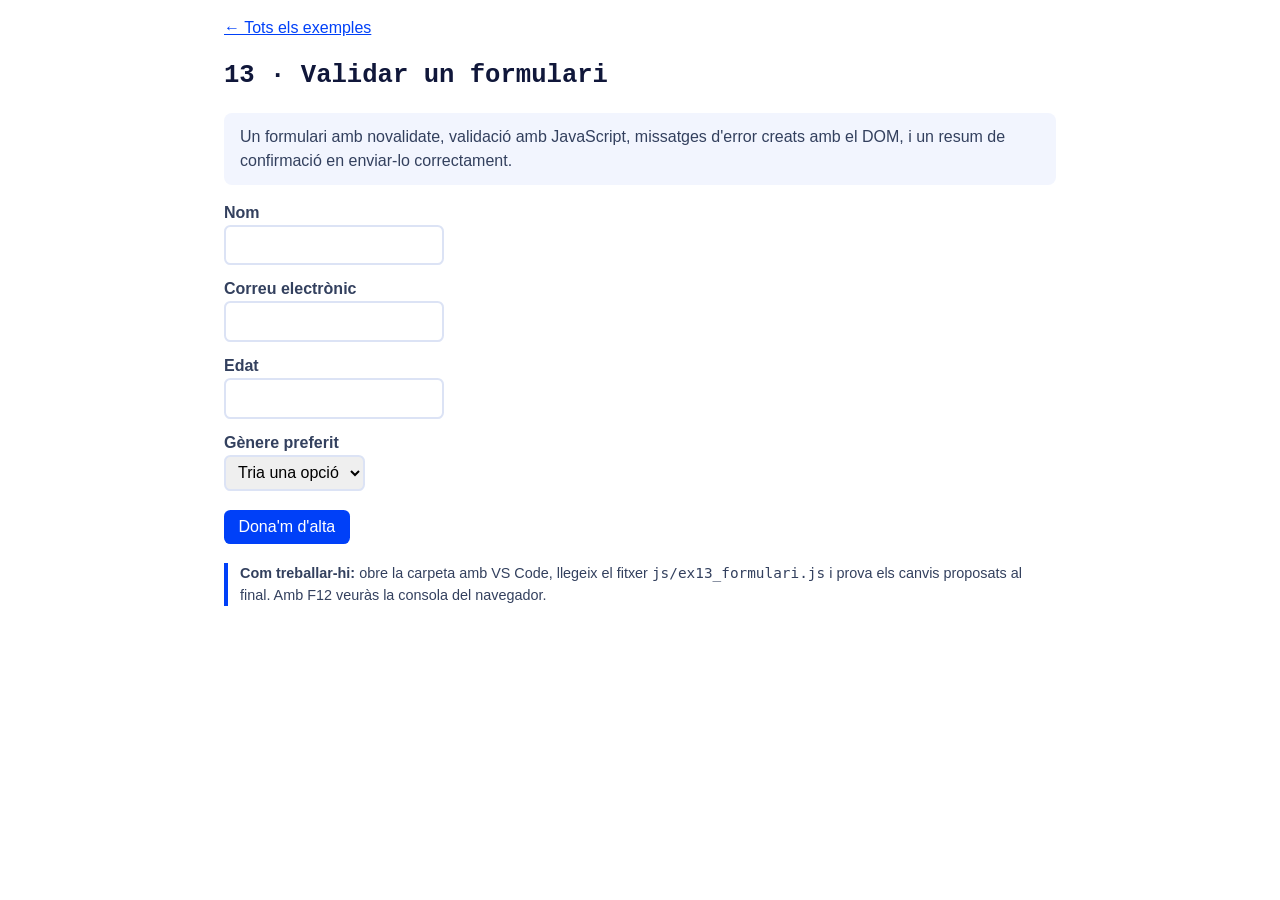
<file: exemples_javascript/ex13_formulari.html>
<!DOCTYPE html>
<html lang="ca">
<head>
  <meta charset="UTF-8">
  <meta name="viewport" content="width=device-width, initial-scale=1">
  <title>13 · Validar un formulari — Exemples de JavaScript</title>
  <link rel="stylesheet" href="css/exemples.css">
  <script src="js/ex13_formulari.js" defer></script>
</head>
<body>
  <header><a href="index.html">← Tots els exemples</a></header>
  <main>
    <h1 id="titol">13 · Validar un formulari</h1>
    <p class="resum">Un formulari amb novalidate, validació amb JavaScript, missatges d'error creats amb el DOM, i un resum de confirmació en enviar-lo correctament.</p>
    <form id="alta" novalidate>
      <label for="nom">Nom</label>
      <input type="text" id="nom" name="nom">
      <label for="correu">Correu electrònic</label>
      <input type="email" id="correu" name="correu">
      <label for="edat">Edat</label>
      <input type="number" id="edat" name="edat">
      <label for="genere">Gènere preferit</label>
      <select id="genere" name="genere">
        <option value="">Tria una opció</option>
        <option>Novel·la</option>
        <option>Poesia</option>
        <option>Teatre</option>
        <option>Assaig</option>
      </select>
      <p><button type="submit">Dona'm d'alta</button></p>
    </form>
    <div id="resum"></div>
    <p class="pista"><strong>Com treballar-hi:</strong> obre la carpeta amb VS Code, llegeix el fitxer <code>js/ex13_formulari.js</code> i prova els canvis proposats al final. Amb F12 veuràs la consola del navegador.</p>
  </main>
</body>
</html>
</file>
<file: estilos.css>
/* estilos.css - estils per als exemples DOM */
#dom-demo-root {
  font-family: Arial, Helvetica, sans-serif;
  margin: 18px;
  padding: 12px;
  border: 1px solid #ddd;
  border-radius: 6px;
  background: #fbfbfb;
}
#dom-demo-root h2 { margin-top: 0; }
.demo-list { padding-left: 1.2rem; }
#controls { margin-top: 8px; }
#controls button { margin-right: 6px; }
#logs { margin-top: 12px; font-size: 0.9rem; color: #333; }
.highlight-list li { background: #fffae6; }
.demo-paragraph { transition: background-color 0.2s ease; }
</file>
<file: exemples_javascript/css/exemples.css>
/* Estil compartit pels exemples. No cal modificar-lo per entendre JavaScript. */
:root {
  --navy: #10173A;
  --blau: #0040F8;
  --gris: #33405E;
  --fons: #FFFFFF;
  --panell: #F2F5FE;
  --vora: #DCE3F5;
  --error: #C62828;
  --avis: #B45309;
}
* { box-sizing: border-box; }
body {
  margin: 0; padding: 0 1rem 3rem; font-family: Calibri, Arial, sans-serif;
  color: var(--gris); background: var(--fons); line-height: 1.5;
}
body.fosc { --fons: #10173A; --gris: #DCE3F5; --panell: #1B2552; --vora: #33405E; --navy: #FFFFFF; background: var(--fons); }
header, main { max-width: 52rem; margin: 0 auto; }
header { padding: 1rem 0 0; }
a { color: var(--blau); }
body.fosc a { color: #9DB4FF; }
h1 { font-family: "Courier New", monospace; color: var(--navy); font-size: 1.6rem; }
h2 { font-family: "Courier New", monospace; color: var(--navy); font-size: 1.1rem; margin-top: 2rem; }
.resum { background: var(--panell); border-radius: .5rem; padding: .75rem 1rem; }
.sortida {
  background: #0C1330; color: #DCE3F5; padding: 1rem; border-radius: .5rem;
  font-family: "Courier New", monospace; font-size: .95rem; min-height: 4rem; white-space: pre-wrap;
}
.pista { font-size: .9rem; border-left: 4px solid var(--blau); padding-left: .75rem; }
button { background: var(--blau); color: #fff; border: 0; border-radius: .4rem; padding: .5rem .9rem; margin: .2rem .2rem .2rem 0; font-size: 1rem; cursor: pointer; }
button.secundari { background: var(--gris); }
input, select, textarea { font: inherit; padding: .4rem .5rem; border: 2px solid var(--vora); border-radius: .4rem; max-width: 100%; }
label { display: block; margin-top: .75rem; font-weight: bold; }
.ressaltat { background: #FFE98A; outline: 2px solid #E0B400; color: #10173A; }
.error { border-color: var(--error); }
.missatge-error { color: var(--error); font-size: .9rem; margin: .2rem 0 0; }
.aviso { color: var(--avis); font-weight: bold; }
.estoc-baix { color: var(--error); font-weight: bold; }
.targetes { display: grid; grid-template-columns: repeat(auto-fill, minmax(13rem, 1fr)); gap: 1rem; }
.targetes article { background: var(--panell); border: 1px solid var(--vora); border-radius: .5rem; padding: .75rem 1rem; }
.targetes h3 { margin: 0 0 .25rem; color: var(--navy); font-size: 1.05rem; }
.resum-confirmacio { background: var(--panell); border: 2px solid var(--blau); border-radius: .5rem; padding: .75rem 1rem; margin-top: 1rem; }
ul.llista { padding-left: 1.2rem; }
ul.llista li { margin: .3rem 0; }
.fila { display: flex; flex-wrap: wrap; gap: .75rem; align-items: end; }
.destacat { color: #fff; background: var(--blau); padding: .1rem .4rem; border-radius: .3rem; font-weight: bold; }
.gran { font-size: 1.5rem; }
.excedit { color: var(--error); font-weight: bold; }
</file>
